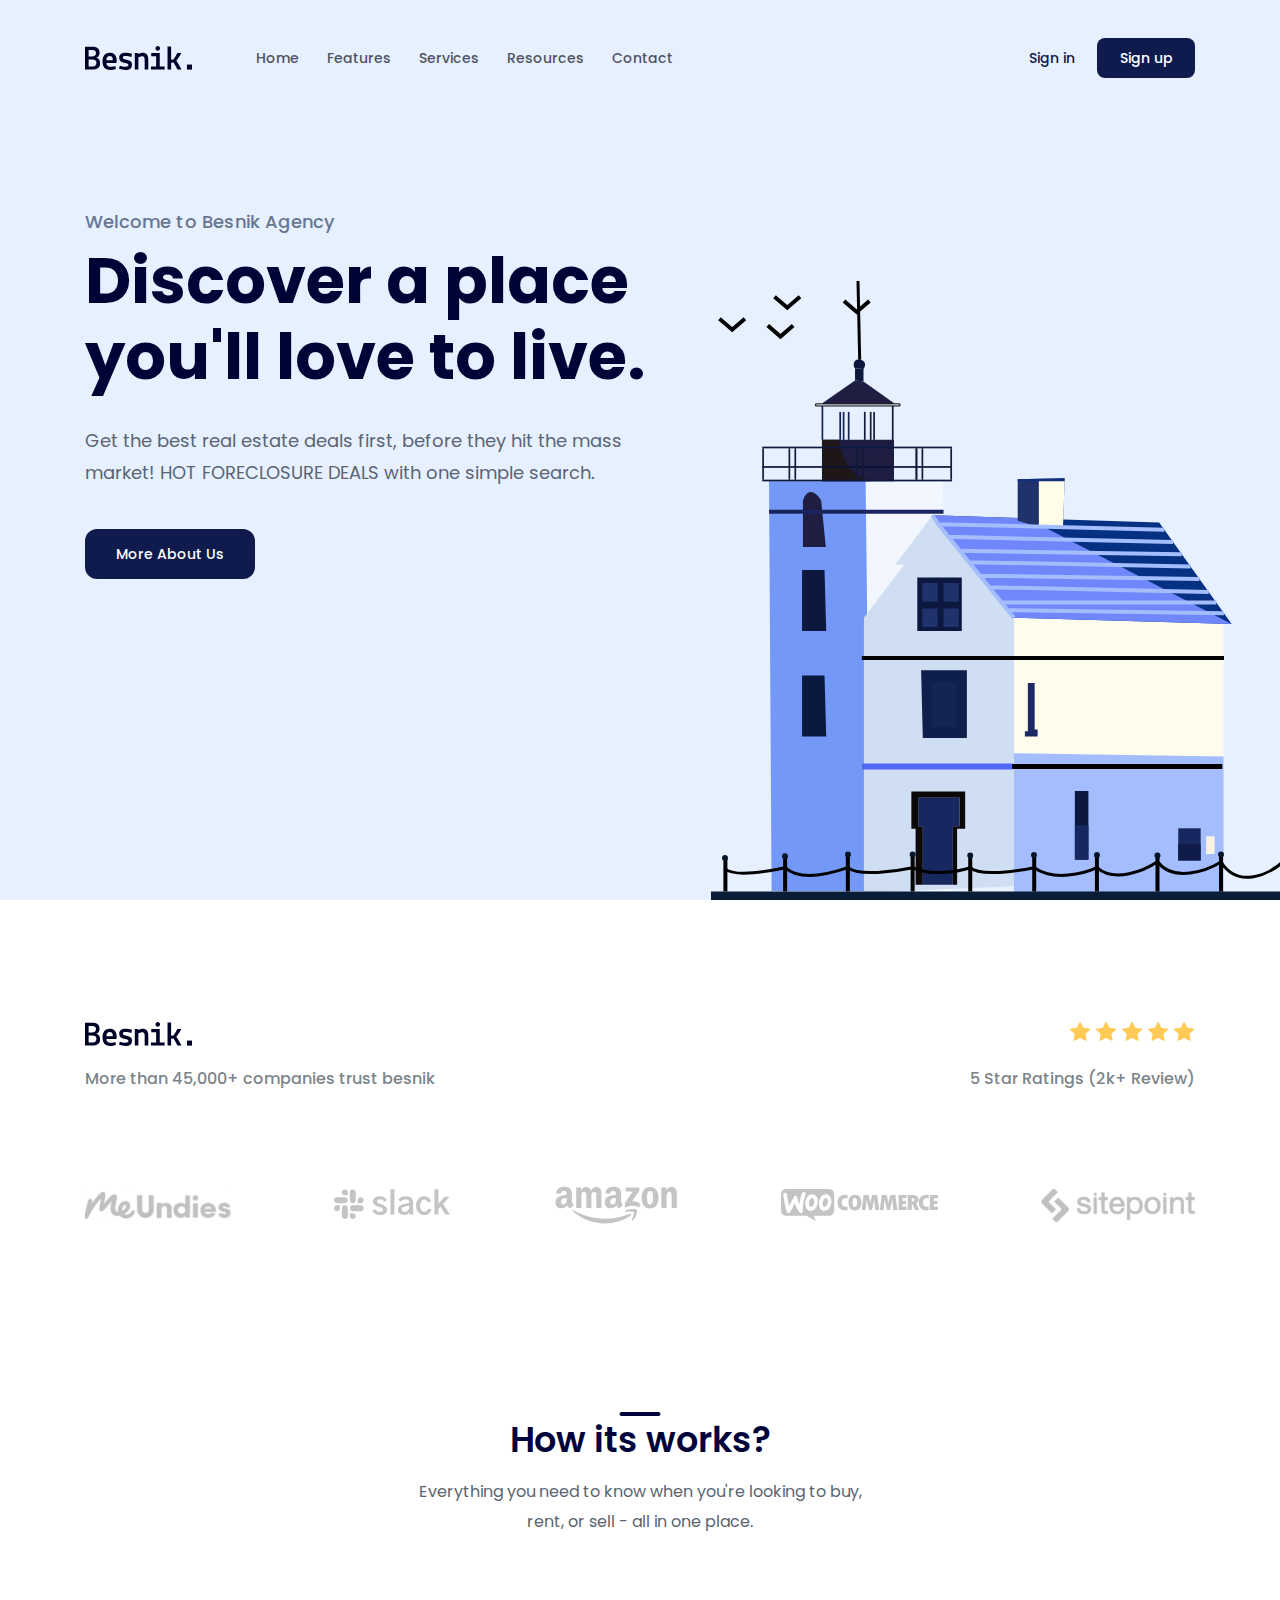
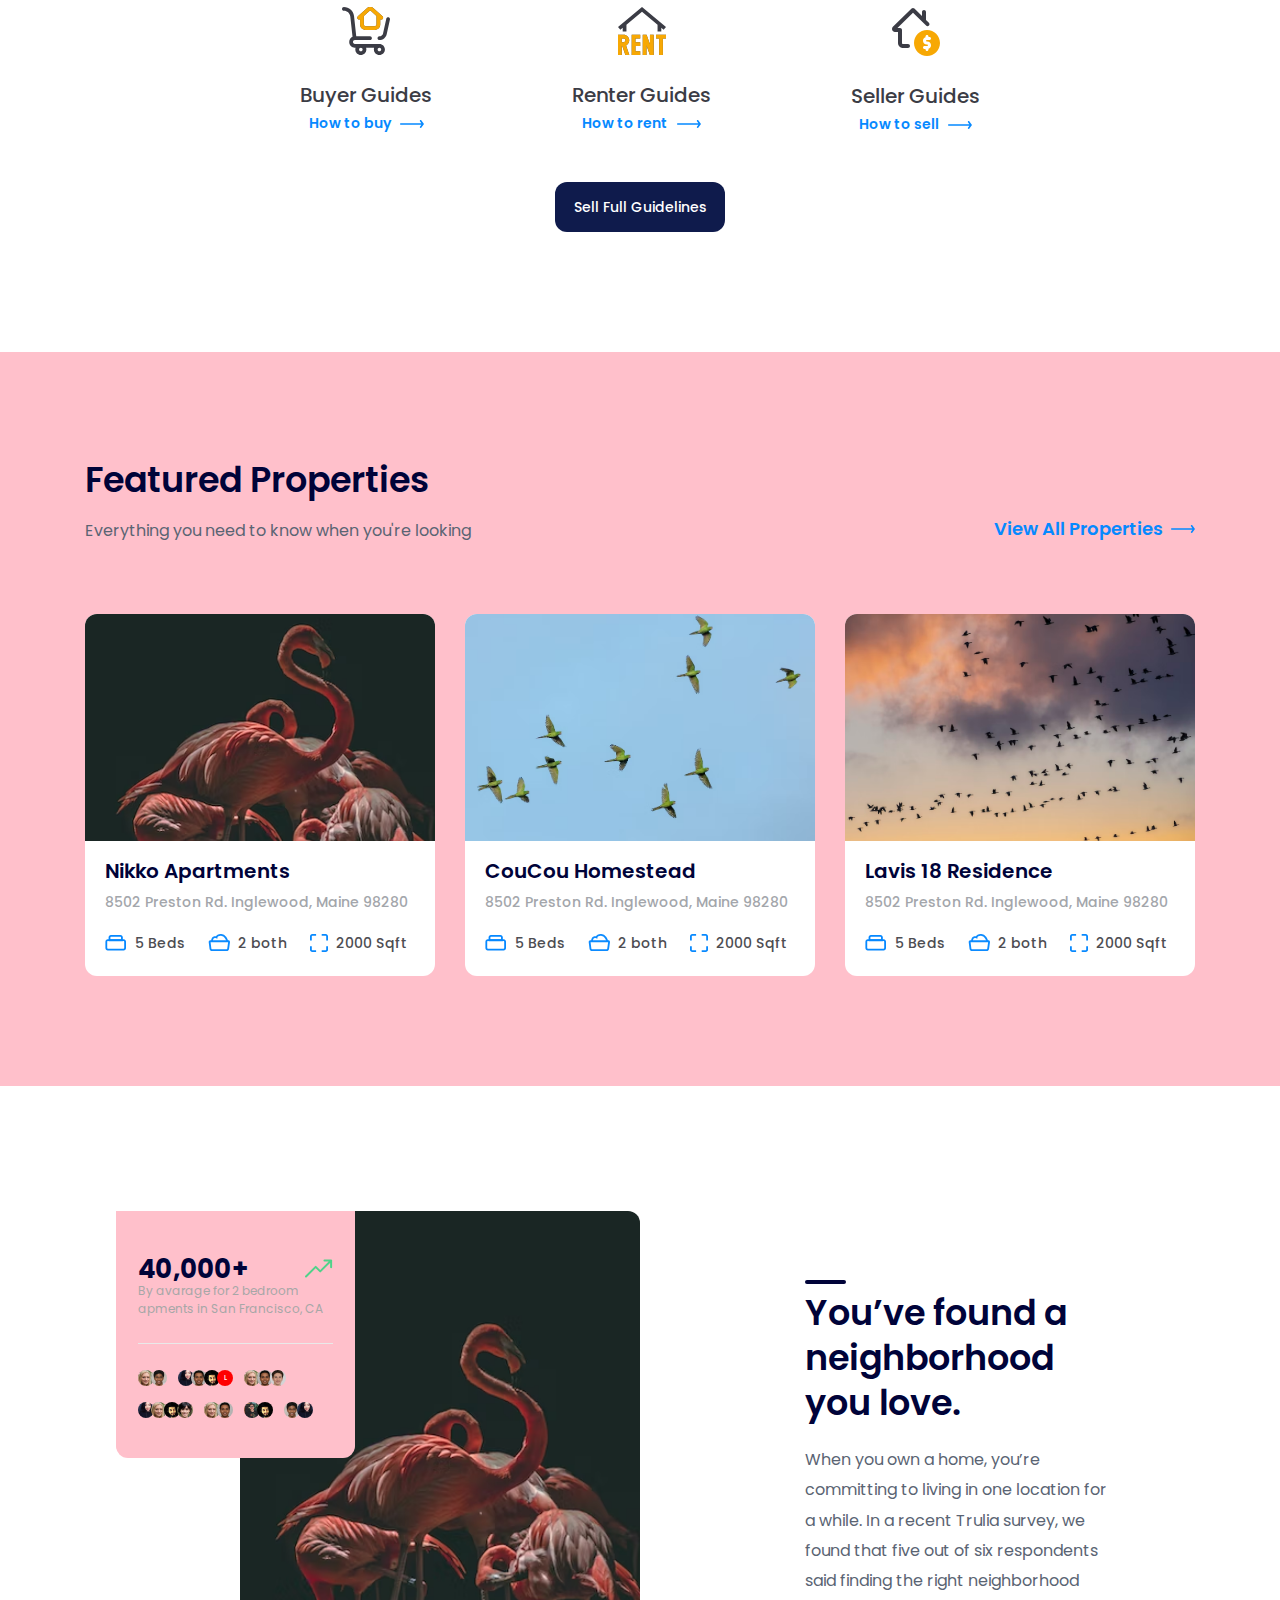
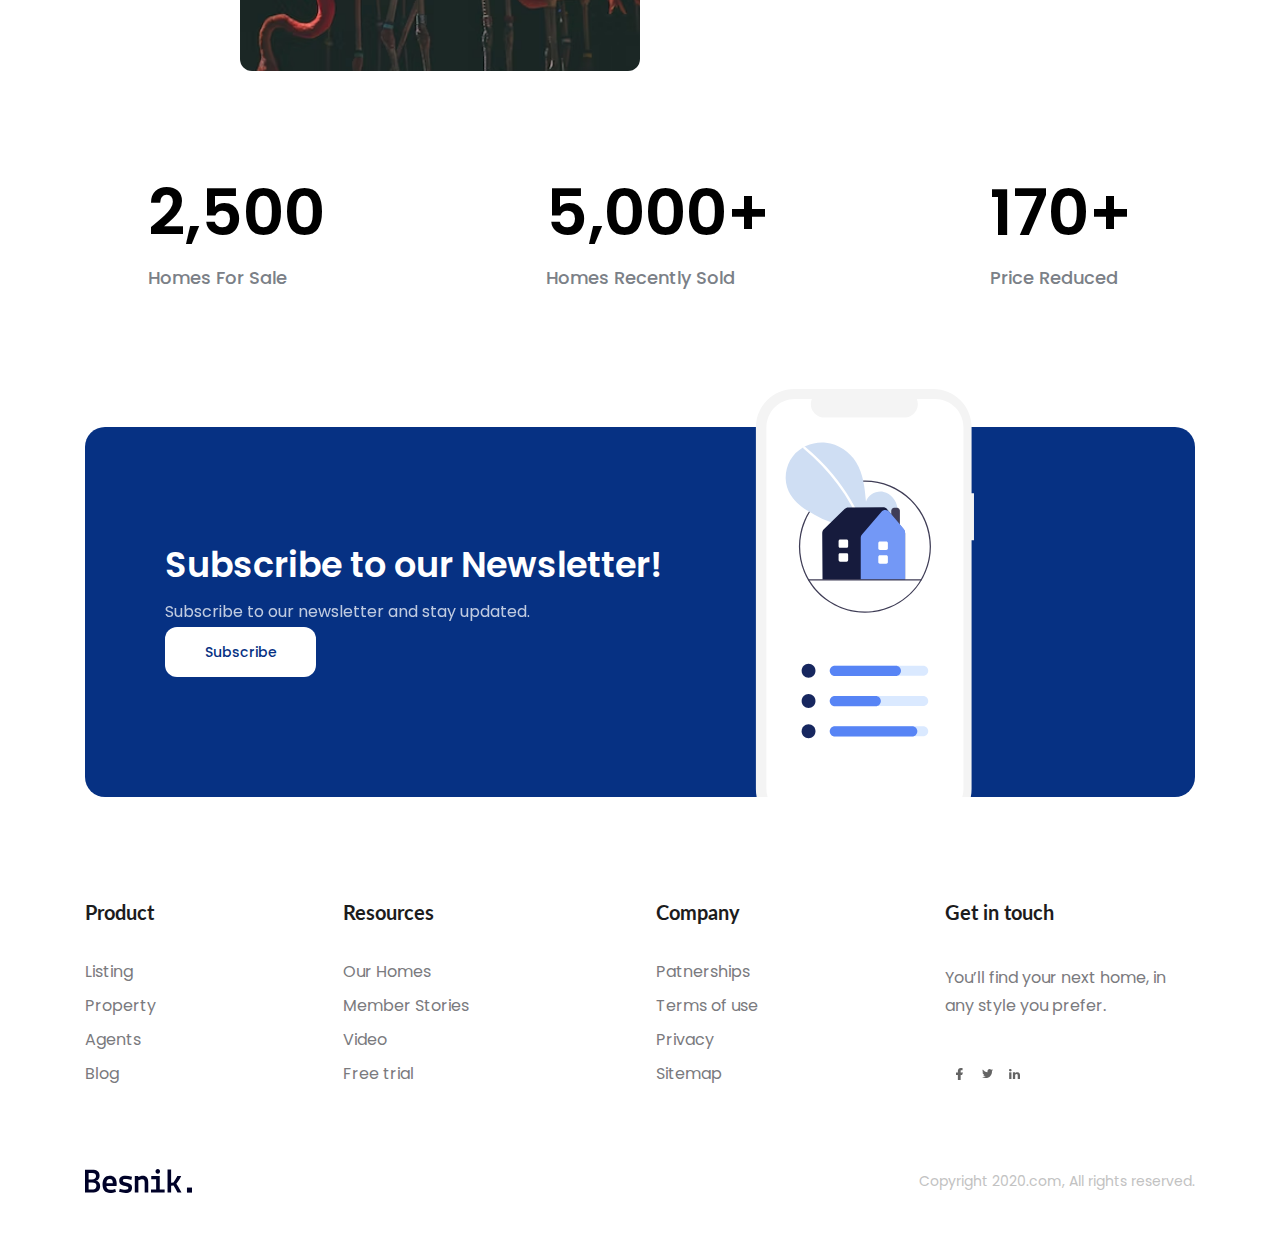
<file: f8-project-11/index.html>
<!DOCTYPE html>
<html lang="en">
    <head>
        <meta charset="UTF-8" />
        <meta http-equiv="X-UA-Compatible" content="IE=edge" />
        <meta name="viewport" content="width=device-width, initial-scale=1.0" />
        <title>Document</title>
        <!--  -->
        <link rel="stylesheet" href="./asset/css/reset.css" />
        <!--  -->
        <link rel="stylesheet" href="./asset/css/styles.css" />
        <!--  -->
        <link rel="preconnect" href="https://fonts.googleapis.com" />
        <link rel="preconnect" href="https://fonts.gstatic.com" crossorigin />
        <link
            href="https://fonts.googleapis.com/css2?family=Lato:wght@700&family=Montserrat:wght@300;500&display=swap"
            rel="stylesheet"
        />
        <link rel="preconnect" href="https://fonts.googleapis.com" />
        <link rel="preconnect" href="https://fonts.gstatic.com" crossorigin />
        <link href="https://fonts.googleapis.com/css2?family=Lato:wght@700&display=swap" rel="stylesheet" />
        <link rel="preconnect" href="https://fonts.googleapis.com" />
        <link rel="preconnect" href="https://fonts.gstatic.com" crossorigin />
        <link
            href="https://fonts.googleapis.com/css2?family=Lato:wght@700&family=Montserrat:wght@300;500&family=Poppins:wght@400;500;600;700&display=swap"
            rel="stylesheet"
        />
        <!-- <link rel="stylesheet" href="./assets/fonts/stylesheet.css" /> -->
    </head>
    <body>
        <main>
            <!-- Header -->
            <header class="header">
                <div class="content">
                    <!-- navbar -->
                    <nav class="navbar">
                        <!-- logo -->
                        <img src="./asset/css/img/Logo.svg" alt="Besnik" />

                        <!-- navigation -->
                        <ul>
                            <li>
                                <a href="#!">Home</a>
                            </li>
                            <li>
                                <a href="#!">Features</a>
                            </li>
                            <li>
                                <a href="#!">Services</a>
                            </li>
                            <li>
                                <a href="#!">Resources</a>
                            </li>
                            <li>
                                <a href="#!">Contact</a>
                            </li>
                        </ul>
                        <!-- actions -->
                        <div class="actions">
                            <a href="#!" class="action-link">Sign in</a>
                            <a href="#!" class="btn action-btn">Sign up</a>
                        </div>
                    </nav>

                    <!-- Hero -->
                    <div class="hero">
                        <!-- info -->
                        <div class="info">
                            <p class="sub-title">Welcome to Besnik Agency</p>
                            <h1 class="title">Discover a place you'll love to live.</h1>
                            <p class="desc">
                                Get the best real estate deals first, before they hit the mass market! HOT FORECLOSURE
                                DEALS with one simple search.
                            </p>
                            <a href="" class="btn hero-cta">More About Us</a>
                        </div>
                        <img
                            src="./asset/css/img/hero.svg"
                            alt="Discover a place you'll love to live."
                            class="hero-img"
                        />
                    </div>
                </div>
            </header>

            <!-- Clients -->
            <div class="clients">
                <div class="content">
                    <div class="row">
                        <img src="./asset/css/img/Logo.svg" alt="Besnik" />
                        <div class="stars">
                            <img src="./asset/css/img/start.svg" alt="stars" />
                            <img src="./asset/css/img/start.svg" alt="stars" />
                            <img src="./asset/css/img/start.svg" alt="stars" />
                            <img src="./asset/css/img/start.svg" alt="stars" />
                            <img src="./asset/css/img/start.svg" alt="stars" />
                        </div>
                    </div>
                    <div class="row row-desc">
                        <p class="desc">More than 45,000+ companies trust besnik</p>
                        <p class="desc">5 Star Ratings (2k+ Review)</p>
                    </div>
                    <div class="images">
                        <img src="./asset/css/img/MeUndies.svg" alt="" />
                        <img src="./asset/css/img/slack.svg" alt="" />
                        <img src="./asset/css/img/amzon.svg" alt="" />
                        <img src="./asset/css/img/woocommerce.svg" alt="" />
                        <img src="./asset/css/img/sitepoint.svg" alt="" />
                    </div>
                </div>
            </div>

            <!-- Guides -->
            <div class="guides">
                <div class="content">
                    <h2 class="sub-title">How its works?</h2>
                    <p class="desc">
                        Everything you need to know when you're looking to buy, rent, or sell - all in one place.
                    </p>
                    <!-- list guides -->
                    <ul class="list-guide">
                        <li class="guide-item">
                            <img src="./asset/css/img/buyer.svg" alt="buyer" class="icon" />
                            <h3 class="title">Buyer Guides</h3>
                            <a href="#!" class="link">
                                <span>How to buy</span>
                                <img src="./asset/css/img/arrow.svg" alt="" class="arrow" />
                            </a>
                        </li>
                        <li class="guide-item">
                            <img src="./asset/css/img/rent.svg" alt="" class="icon" />
                            <h3 class="title">Renter Guides</h3>
                            <a href="#!" class="link">
                                <span>How to rent</span>
                                <img src="./asset/css/img/arrow.svg" alt="" class="arrow" />
                            </a>
                        </li>

                        <li class="guide-item">
                            <img src="./asset/css/img/seller.svg" alt="" class="icon" />
                            <h3 class="title">Seller Guides</h3>
                            <a href="#!" class="link">
                                <span>How to sell</span>
                                <img src="./asset/css/img/arrow.svg" alt="" class="arrow" />
                            </a>
                        </li>
                    </ul>
                    <div class="guide-cta">
                        <a href="#!" class="btn">Sell Full Guidelines</a>
                    </div>
                </div>
            </div>

            <!-- Featured -->
            <div class="featured">
                <div class="content">
                    <header>
                        <h2 class="sub-title">Featured Properties</h2>
                        <div class="row">
                            <p class="desc">Everything you need to know when you're looking</p>
                            <a href="" class="link">
                                <span>View All Properties</span>
                                <img src="./asset/css/img/arrow.svg" alt="" class="arrow" />
                            </a>
                        </div>
                    </header>
                    <div class="list">
                        <!-- Featured-item 1 -->
                        <div class="item">
                            <a href="#!"><img src="./asset/css/img/f1.avif" alt="" class="thumb" /></a>
                            <div class="body">
                                <h3 class="title"><a href="#!">Nikko Apartments</a></h3>
                                <p class="desc">8502 Preston Rd. Inglewood, Maine 98280</p>
                                <div class="info">
                                    <img src="./asset/css/img/ff1.svg" alt="" class="icon" />
                                    <span class="label">5 Beds</span>
                                    <img src="./asset/css/img/ff2.svg" alt="" class="icon" />
                                    <span class="label">2 both</span>
                                    <img src="./asset/css/img/ff3.svg" alt="" class="icon" />
                                    <span class="label">2000 Sqft</span>
                                </div>
                            </div>
                        </div>
                        <!-- Featured-item 2 -->
                        <div class="item">
                            <a href="#!"><img src="./asset/css/img/f2.avif" alt="" class="thumb" /></a>
                            <div class="body">
                                <h3 class="title"><a href="#!">CouCou Homestead</a></h3>
                                <p class="desc">8502 Preston Rd. Inglewood, Maine 98280</p>
                                <div class="info">
                                    <img src="./asset/css/img/ff1.svg" alt="" class="icon" />
                                    <span class="label">5 Beds</span>

                                    <img src="./asset/css/img/ff2.svg" alt="" class="icon" />
                                    <span class="label">2 both</span>
                                    <img src="./asset/css/img/ff3.svg" alt="" class="icon" />
                                    <span class="label">2000 Sqft</span>
                                </div>
                            </div>
                        </div>
                        <!-- Featured-item 3 -->
                        <div class="item">
                            <a href="#!"><img src="./asset/css/img/f3.avif" alt="" class="thumb" /></a>
                            <div class="body">
                                <h3 class="title"><a href="#!">Lavis 18 Residence</a></h3>
                                <p class="desc">8502 Preston Rd. Inglewood, Maine 98280</p>
                                <div class="info">
                                    <img src="./asset/css/img/ff1.svg" alt="" class="icon" />
                                    <span class="label">5 Beds</span>
                                    <img src="./asset/css/img/ff2.svg" alt="" class="icon" />
                                    <span class="label">2 both</span>
                                    <img src="./asset/css/img/ff3.svg" alt="" class="icon" />
                                    <span class="label">2000 Sqft</span>
                                </div>
                            </div>
                        </div>
                    </div>
                </div>
            </div>

            <!-- Stats -->
            <div class="stats">
                <div class="content">
                    <div class="row">
                        <div class="img-block">
                            <img src="./asset/css/img/f1.avif" alt="stats" class="image" />

                            <!-- Trend -->
                            <div class="stats-trend">
                                <div class="row">
                                    <strong class="value">40,000+</strong>
                                    <img src="./asset/css/img/arrowup.svg" alt="arrow-up" class="icon" />
                                </div>
                                <p class="desc">By avarage for 2 bedroom apments in San Francisco, CA</p>
                                <div class="separate"></div>
                                <div class="avatar-block">
                                    <div class="avatar-group">
                                        <img src="./asset/css/img/u1.jpg" alt="" class="avatar" />
                                        <img src="./asset/css/img/u2.jpg" alt="" class="avatar" />
                                    </div>
                                    <div class="avatar-group">
                                        <img src="./asset/css/img/u3.jpg" alt="" class="avatar" />
                                        <img src="./asset/css/img/u4.jpg" alt="" class="avatar" />
                                        <img src="./asset/css/img/u5.jpg" alt="" class="avatar" />
                                        <div class="avatar avatar-1">L</div>
                                    </div>
                                    <div class="avatar-group">
                                        <img src="./asset/css/img/u1.jpg" alt="" class="avatar" />
                                        <img src="./asset/css/img/u4.jpg" alt="" class="avatar" />
                                        <img src="./asset/css/img/u7.jpg" alt="" class="avatar" />
                                    </div>
                                    <div class="avatar-group">
                                        <img src="./asset/css/img/u3.jpg" alt="" class="avatar" />
                                        <img src="./asset/css/img/u1.jpg" alt="" class="avatar" />
                                        <img src="./asset/css/img/u5.jpg" alt="" class="avatar" />
                                        <img src="./asset/css/img/u8.jpg" alt="" class="avatar" />
                                    </div>
                                    <div class="avatar-group">
                                        <img src="./asset/css/img/u1.jpg" alt="" class="avatar" />
                                        <img src="./asset/css/img/u4.jpg" alt="" class="avatar" />
                                    </div>
                                    <div class="avatar-group">
                                        <img src="./asset/css/img/u6.jpg" alt="" class="avatar" />
                                        <img src="./asset/css/img/u5.jpg" alt="" class="avatar" />
                                    </div>
                                    <div class="avatar-group">
                                        <img src="./asset/css/img/u2.jpg" alt="" class="avatar" />
                                        <img src="./asset/css/img/u3.jpg" alt="" class="avatar" />
                                    </div>
                                </div>
                            </div>
                        </div>
                        <div class="info">
                            <h2 class="sub-title">You’ve found a neighborhood you love.</h2>
                            <p class="desc">
                                When you own a home, you’re committing to living in one location for a while. In a
                                recent Trulia survey, we found that five out of six respondents said finding the right
                                neighborhood
                            </p>
                        </div>
                    </div>
                    <div class="row row-qty">
                        <div class="qty-item">
                            <strong class="qty">2,500</strong>
                            <p class="qty-desc">Homes For Sale</p>
                        </div>
                        <div class="qty-item">
                            <strong class="qty">5,000+</strong>
                            <p class="qty-desc">Homes Recently Sold</p>
                        </div>
                        <div class="qty-item">
                            <strong class="qty">170+</strong>
                            <p class="qty-desc">Price Reduced</p>
                        </div>
                    </div>
                </div>
            </div>

            <!-- Subcription -->
            <div class="subcription">
                <div class="content">
                    <div class="body">
                        <div class="info">
                            <h2 class="sub-title">Subscribe to our Newsletter!</h2>
                            <p class="desc">Subscribe to our newsletter and stay updated.</p>
                            <a href="#!" class="btn">Subscribe</a>
                        </div>
                        <img src="./asset/css/img/sub.svg" alt="sub" class="image" />
                    </div>
                </div>
            </div>

            <!-- footer -->
            <footer class="footer">
                <div class="content">
                    <div class="row row-top">
                        <div class="column">
                            <h3 class="heading">Product</h3>
                            <ul class="list">
                                <li class="item">
                                    <a href="#!">Listing</a>
                                </li>
                                <li class="item">
                                    <a href="#!">Property</a>
                                </li>
                                <li class="item">
                                    <a href="#!">Agents</a>
                                </li>
                                <li class="item">
                                    <a href="#!">Blog</a>
                                </li>
                            </ul>
                        </div>
                        <div class="column">
                            <h3 class="heading">Resources</h3>
                            <ul class="list">
                                <li class="item">
                                    <a href="#!">Our Homes</a>
                                </li>
                                <li class="item">
                                    <a href="#!">Member Stories</a>
                                </li>
                                <li class="item">
                                    <a href="#!">Video</a>
                                </li>
                                <li class="item">
                                    <a href="#!">Free trial</a>
                                </li>
                            </ul>
                        </div>
                        <div class="column">
                            <h3 class="heading">Company</h3>
                            <ul class="list">
                                <li class="item">
                                    <a href="#!">Patnerships</a>
                                </li>
                                <li class="item">
                                    <a href="#!">Terms of use</a>
                                </li>
                                <li class="item">
                                    <a href="#!">Privacy</a>
                                </li>
                                <li class="item">
                                    <a href="#!">Sitemap</a>
                                </li>
                            </ul>
                        </div>
                        <div class="column">
                            <h3 class="heading">Get in touch</h3>
                            <p class="desc">You’ll find your next home, in any style you prefer.</p>
                            <div class="social">
                                <a href="#!" class="social-link">
                                    <img src="./asset/css/img/fb.svg" alt="" />
                                </a>
                                <a href="#!" class="social-link">
                                    <img src="./asset/css/img/twitter.svg" alt="" />
                                </a>
                                <a href="#!" class="social-link">
                                    <img src="./asset/css/img/in.svg" alt="" />
                                </a>
                            </div>
                        </div>
                    </div>
                    <div class="row row-bottom">
                        <img src="./asset/css/img/Logo.svg" alt="" class="logo" />
                        <p class="copyright">Copyright 2020.com, All rights reserved.</p>
                    </div>
                </div>
            </footer>
        </main>
    </body>
</html>
</file>
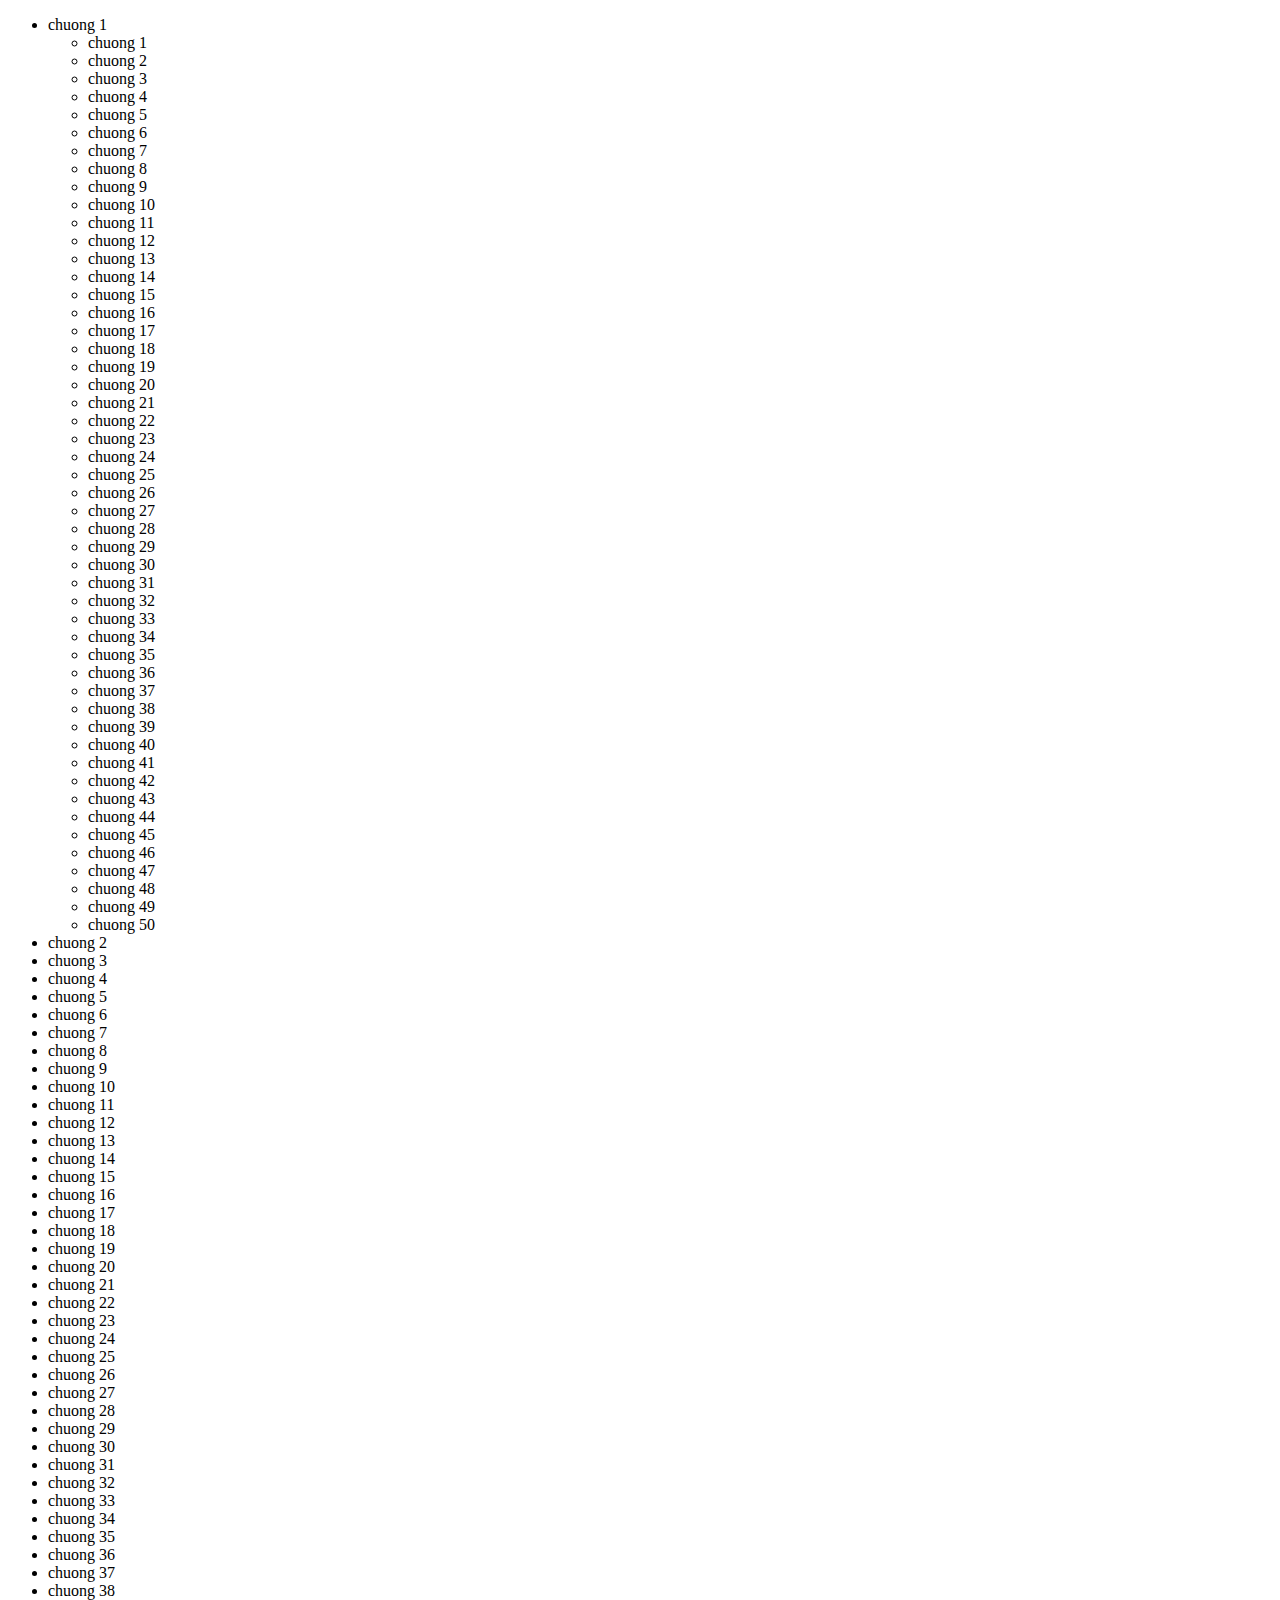
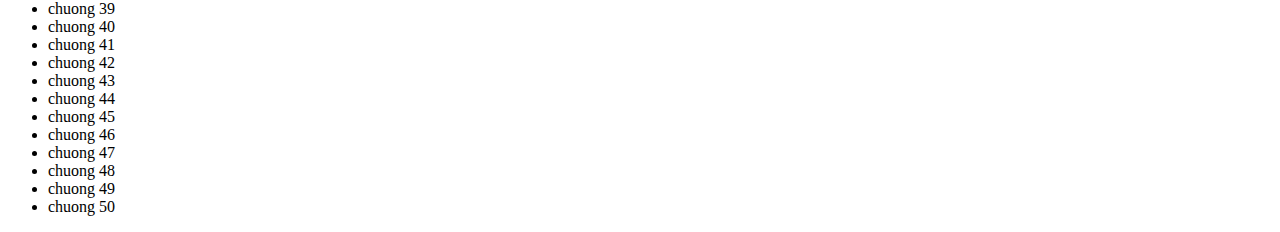
<file: zz/zzz.html>
<!DOCTYPE html>
<html lang="en">
<head>
    <meta charset="UTF-8">
    <meta http-equiv="X-UA-Compatible" content="IE=edge">
    <meta name="viewport" content="width=device-width, initial-scale=1.0">
    <title>Document</title>
</head>
<body>
    <ul class="chapter">
        <li>
            chuong 1
            
        </li>   <ul class="chapter">
        <li>
            chuong 1
            
        </li>
        <li>chuong 2</li>
        <li>chuong 3</li>
        <li>chuong 4</li>
        <li>chuong 5</li>
        <li>chuong 6</li>
        <li>chuong 7</li>
        <li>chuong 8</li>
        <li>chuong 9</li>
        <li>chuong 10</li>
        <li>chuong 11</li>
        <li>chuong 12</li>
        <li>chuong 13</li>
        <li>chuong 14</li>
        <li>chuong 15</li>
        <li>chuong 16</li>
        <li>chuong 17</li>
        <li>chuong 18</li>
        <li>chuong 19</li>
        <li>chuong 20</li>
        <li>chuong 21</li>
        <li>chuong 22</li>
        <li>chuong 23</li>
        <li>chuong 24</li>
        <li>chuong 25</li>
        <li>chuong 26</li>
        <li>chuong 27</li>
        <li>chuong 28</li>
        <li>chuong 29</li>
        <li>chuong 30</li>
        <li>chuong 31</li>
        <li>chuong 32</li>
        <li>chuong 33</li>
        <li>chuong 34</li>
        <li>chuong 35</li>
        <li>chuong 36</li>
        <li>chuong 37</li>
        <li>chuong 38</li>
        <li>chuong 39</li>
        <li>chuong 40</li>
        <li>chuong 41</li>
        <li>chuong 42</li>
        <li>chuong 43</li>
        <li>chuong 44</li>
        <li>chuong 45</li>
        <li>chuong 46</li>
        <li>chuong 47</li>
        <li>chuong 48</li>
        <li>chuong 49</li>
        <li>chuong 50</li >
        </ul>
        
        <li>chuong 2</li>
        <li>chuong 3</li>
        <li>chuong 4</li>
        <li>chuong 5</li>
        <li>chuong 6</li>
        <li>chuong 7</li>
        <li>chuong 8</li>
        <li>chuong 9</li>
        <li>chuong 10</li>
        <li>chuong 11</li>
        <li>chuong 12</li>
        <li>chuong 13</li>
        <li>chuong 14</li>
        <li>chuong 15</li>
        <li>chuong 16</li>
        <li>chuong 17</li>
        <li>chuong 18</li>
        <li>chuong 19</li>
        <li>chuong 20</li>
        <li>chuong 21</li>
        <li>chuong 22</li>
        <li>chuong 23</li>
        <li>chuong 24</li>
        <li>chuong 25</li>
        <li>chuong 26</li>
        <li>chuong 27</li>
        <li>chuong 28</li>
        <li>chuong 29</li>
        <li>chuong 30</li>
        <li>chuong 31</li>
        <li>chuong 32</li>
        <li>chuong 33</li>
        <li>chuong 34</li>
        <li>chuong 35</li>
        <li>chuong 36</li>
        <li>chuong 37</li>
        <li>chuong 38</li>
        <li>chuong 39</li>
        <li>chuong 40</li>
        <li>chuong 41</li>
        <li>chuong 42</li>
        <li>chuong 43</li>
        <li>chuong 44</li>
        <li>chuong 45</li>
        <li>chuong 46</li>
        <li>chuong 47</li>
        <li>chuong 48</li>
        <li>chuong 49</li>
        <li>chuong 50</li >
        </ul>
        
</body>
</html>
</file>
<file: f8-project-11/asset/css/styles.css>
* {
    box-sizing: border-box;
}

:root {
    --primary-color: #0f1b4c;
}

html {
    font-size: 62.5%;
}

body {
    font-size: 1.6rem;
    font-family: 'Poppins';
}

a {
    text-decoration: none;
}

/* Common */
.content {
    width: 1110px;
    max-width: calc(100% - 48px);
    margin-left: auto;
    margin-right: auto;
}

.btn {
    display: inline-block;
    padding: 18px 16px;
    min-width: 98px;
    background: var(--primary-color);
    border-radius: 12px;
    font-weight: 500;
    font-size: 1.4rem;
    text-align: center;
    color: #ffffff;
}

.btn:hover {
    opacity: 0.8;
}

/* ======= header ======== */

.header {
    background: #e6f0ff;
    height: 100vh;
    position: relative;
}

.navbar {
    display: flex;
    align-items: center;
    padding-top: 38px;
}

.navbar ul {
    display: flex;
    margin-left: 50px;
}

.navbar ul a {
    font-weight: 500;
    font-size: 1.4rem;
    color: #4f5361;
    padding: 8px 14px;
}

.navbar ul a:hover {
    background: pink;
}

.navbar .actions {
    margin-left: auto;
}

.navbar .actions .action-link {
    font-weight: 500;
    font-size: 1.4rem;
    color: var(--primary-color);
}

.navbar .action-btn {
    padding: 13px 16px;
    margin-left: 18px;
    border-radius: 8px;
}

.hero {
    margin-top: 130px;
}

.hero .info {
    width: 51%;
}

.hero .sub-title {
    font-weight: 500;
    font-size: 1.8rem;
    line-height: 1.5;
    letter-spacing: 0.01em;
    color: #687690;
}

.hero .title {
    margin-top: 8px;
    font-weight: 700;
    font-size: 6.4rem;
    line-height: 1.19;
    color: #000336;
}

.hero .desc {
    margin-top: 30px;
    font-weight: 400;
    font-size: 1.8rem;
    line-height: 1.78;
    color: #5a6473;
}

.hero .hero-cta {
    min-width: 170px;
    margin-top: 40px;
}

.hero .hero-img {
    position: absolute;
    right: calc((100vw - 1110px) / 2 - 100px);
    bottom: 0;
}

/* clients */

.clients {
    margin-top: 79px;
    padding: 43px 0 64px;
}

.clients .row {
    display: flex;
    justify-content: space-between;
}

.clients .row .desc {
    font-weight: 500;
    font-size: 1.6rem;
    line-height: 1.25;
    color: #7d8589;
}

.clients .row-desc {
    margin-top: 23px;
}

.clients .images {
    display: flex;
    justify-content: space-between;
    align-items: center;
    margin-top: 96px;
}

/* guides */
.guides {
    margin-top: 40px;
    padding: 93px 0 79px;
}

.guides .sub-title {
    position: relative;
    font-weight: 600;
    font-size: 3.5rem;
    line-height: 1;
    text-align: center;
    color: #000339;
}

.guides .sub-title::before {
    position: absolute;
    top: -10px;
    left: 50%;
    transform: translateX(-50%);
    content: '';
    display: inline-block;
    width: 41px;
    height: 4px;
    background: #000339;
    border-radius: 12px;
}

.guides .desc {
    margin: 20px auto 0px;
    max-width: 460px;
    font-weight: 400;
    font-size: 1.6rem;
    line-height: 1.88;
    text-align: center;
    color: #5a6473;
}

.list-guide {
    display: flex;
    justify-content: center;
    margin-top: 70px;
}

.guide-item {
    text-align: center;
    margin: 0 70px;
}

.guide-item .title {
    margin-top: 26px;
    font-weight: 500;
    font-size: 2rem;
    line-height: 1.1;
    color: #3b3c45;
}

.guide-item .link {
    display: inline-block;
    margin-top: 10px;
    font-weight: 600;
    font-size: 1.4rem;
    color: #0689ff;
}

.guide-item .arrow {
    margin-left: 6px;
}

.guides .guide-cta {
    display: flex;
    justify-content: center;
    margin-top: 50px;
}

.guide-cta .btn {
    min-width: 170px;
}

/* featured */

.featured {
    margin-top: 41px;
    padding: 110px 0;
    background: pink;
}

.featured .sub-title {
    font-weight: 600;
    font-size: 3.5rem;
    line-height: 1;
    color: #000339;
}

.featured .row {
    display: flex;
    justify-content: space-between;
    margin-top: 15px;
    font-weight: 400;
    font-size: 1.6rem;
    line-height: 1.88;
    display: flex;
    align-items: flex-end;
    color: #5a6473;
}

.featured .link {
    display: flex;
    align-items: center;
    font-weight: 600;
    font-size: 1.8rem;
    color: #0689ff;
}

.featured .link .arrow {
    margin-left: 8px;
}

.featured .list {
    display: flex;
    gap: 30px;
    margin-top: 68px;
}

.featured .item {
    flex: 1;
    background: #fff;
    border-radius: 12px;
}

.featured .list .thumb {
    width: 100%;
    height: 227px;
    object-fit: cover;
    border-radius: 12px 12px 0 0;
}

.featured .item .body {
    padding: 17px 20px 24px;
}

.featured .item .title a {
    font-weight: 600;
    font-size: 2rem;
    line-height: 1;
    color: #000339;
}

.featured .item .desc {
    margin-top: 11px;
    font-weight: 500;
    font-size: 1.4rem;
    line-height: 1.5;
    color: #a3a6ab;
}

.featured .item .info {
    display: flex;
    align-items: center;
    margin-top: 21px;
}

.featured .item .label {
    margin-left: 8px;
    font-weight: 500;
    font-size: 1.4rem;
    letter-spacing: 0.01em;
    color: #4d4d52;
}

.featured .item .icon {
    margin-left: 23px;
}

.featured .item .icon:first-child {
    margin-left: 0;
}

/* stats */
.stats {
    margin-top: 75px;
    padding: 50px 0;
}
.stats .content {
    width: 1048px;
}

.stats .row {
    display: flex;
}

.stats .img-block,
.stats .info {
    width: 50%;
}

.stats .info {
    padding: 79px 0 0 165px;
}

.stats .img-block {
    position: relative;
}

.stats-trend {
    position: absolute;
    top: 0;
    left: 0;
    width: 239px;
    border-radius: 0 0 12px 12px;
    padding: 45px 22px 40px;
    background: pink;
}

.stats-trend .value {
    font-weight: 700;
    font-size: 2.6rem;
    letter-spacing: 0.01em;
    color: #000339;
}

.stats-trend .icon {
    margin-left: auto;
}

.stats-trend .desc {
    font-weight: 400;
    font-size: 1.2rem;
    line-height: 1.5;
    color: #a7a7a7;
}

.stats-trend .separate {
    height: 1.2px;
    margin-top: 25px;
    background: #e9e9e9;
}

.stats .avatar-block {
    margin-left: 3px;
    display: flex;
    flex-wrap: wrap;
    gap: 16px 14px;
    margin-top: 26px;
}

.stats .avatar-group {
    display: flex;
}

.stats .avatar {
    width: 16px;
    height: 16px;
    margin-left: -3px;
    object-fit: cover;
    border-radius: 50%;
}

.stats .avatar-1 {
    background: red;
    font-weight: 450;
    line-height: 16px;
    text-align: center;
    font-size: 0.7rem;
    letter-spacing: -0.02em;
    color: #ffffff;
}

.stats .img-block .image {
    display: block;
    margin-left: auto;
    width: 400px;
    height: 460px;
    border-radius: 12px;
    object-fit: cover;
}

.stats .sub-title {
    position: relative;
    width: 269px;
    font-weight: 600;
    font-size: 3.5rem;
    line-height: 1.29;
    color: #000339;
}

.stats .sub-title::before {
    position: absolute;
    left: 0;
    top: -10px;
    content: '';
    display: block;
    background: #000339;
    border-radius: 12px;
    width: 41px;
    height: 4px;
}

.stats .info .desc {
    width: 309px;
    margin-top: 20px;
    font-weight: 400;
    font-size: 1.6rem;
    line-height: 1.88;
    color: #5a6473;
}
.stats .row-qty {
    display: flex;
    padding: 0 32px;
    justify-content: space-between;
    margin-top: 110px;
}

.stats .qty {
    font-weight: 600;
    font-size: 64px;
    color: #000000;
}

.stats .qty-desc {
    margin-top: 24px;
    font-weight: 500;
    font-size: 1.8rem;
    color: #7b8087;
}

/* subcription */

.subcription {
    margin-top: 90px;
}

.subcription .body {
    position: relative;
    display: flex;
    align-items: center;
    height: 370px;
    background: #063183;
    border-radius: 20px;
}

.subcription .info {
    width: 671px;
    max-width: 100%;
    padding: 0 80px;
}

.subcription .sub-title {
    font-weight: 600;
    font-size: 3.5rem;
    line-height: 1;
    color: #ffffff;
}

.subcription .desc {
    margin-top: 15px;
    font-weight: 400;
    font-size: 1.6rem;
    line-height: 1.88;
    color: #ffffff;
    opacity: 0.75;
}

.subcription .btn {
    min-width: 151px;
    background: #fff;
    color: #063183;
}

.subcription .image {
    position: absolute;
    bottom: 0;
    right: 221px;
}

/* footer */
.footer {
    margin-top: 55px;
    padding: 50px 0 58px;
}

.footer .row {
    display: flex;
}

.footer .row-top {
    gap: 187px;
}

.footer .heading {
    font-family: 'Lato', sans-serif;
    font-style: normal;
    font-weight: 700;
    font-size: 2rem;
    color: #1c1c1d;
}

.footer .list,
.footer .desc {
    margin-top: 42px;
}

.footer .item {
    margin-top: 18px;
}
.footer .item a,
.footer .desc {
    font-weight: 400;
    font-size: 1.6rem;
    color: #7a7a7e;
    white-space: nowrap;
}

.footer .desc {
    white-space: normal;
    line-height: 1.75;
}

.footer .social {
    display: flex;
    margin-top: 40px;
}

.footer .social-link {
    display: flex;
    align-items: center;
    justify-content: center;
    width: 28px;
    height: 28px;
    border-radius: 3px;
}
.footer .social-link:hover {
    background: #ccc;
}

.footer .row-bottom {
    display: flex;
    align-items: center;
    justify-content: space-between;
    margin-top: 81px;
}

.footer .copyright {
    font-weight: 400;
    font-size: 1.4rem;
    color: #c2c2c2;
}

/* ?/ */
</file>
